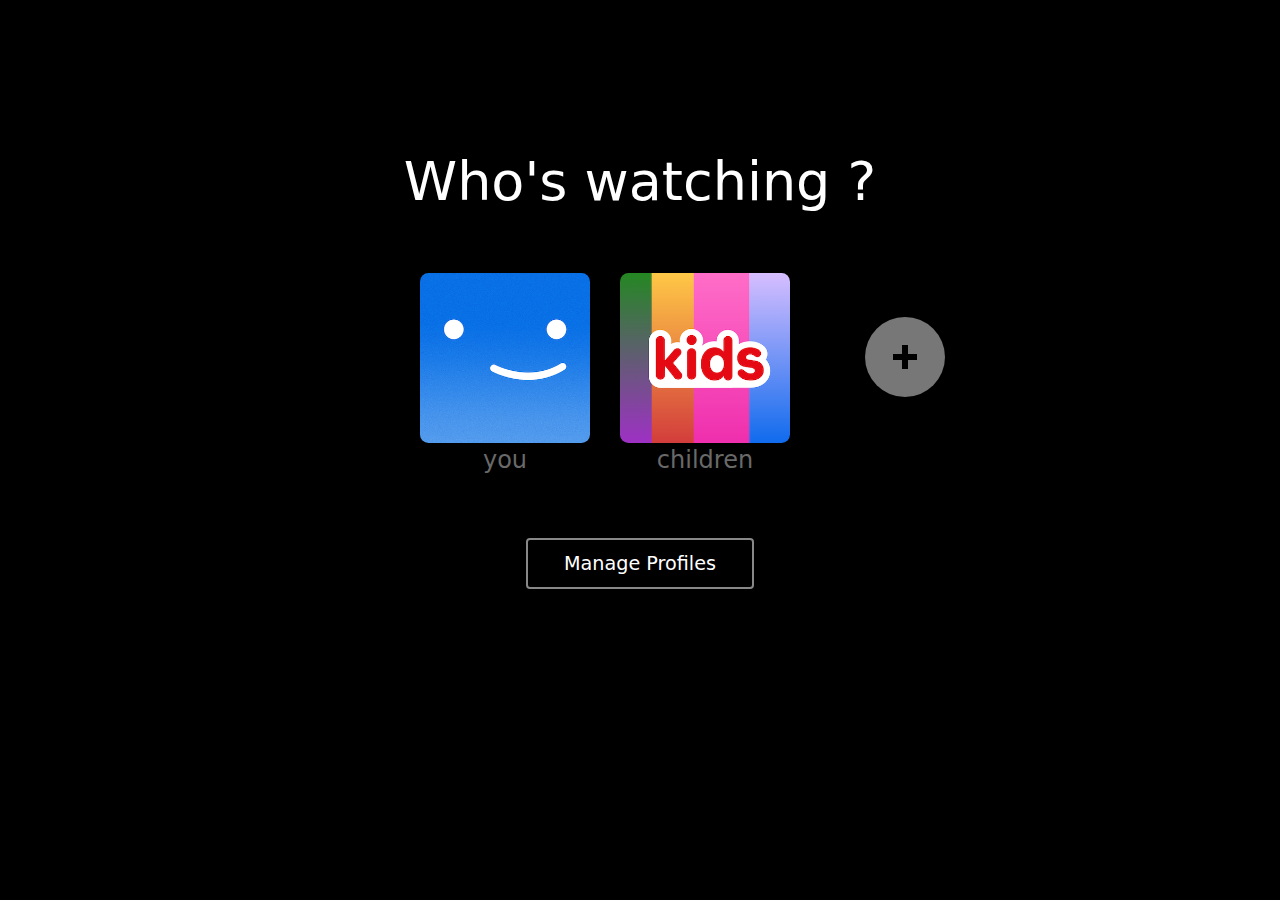
<file: redirect.html>
<!DOCTYPE html>
<html lang="en">

<head>
    <meta charset="UTF-8">
    <meta name="viewport" content="width=device-width, initial-scale=1.0">
    <title>Document</title>
    <link rel="icon" type="image/png" href="images/fvicon.png">


</head>
<style>
    body {
        background: black;
        color: white;
    }

    h1 {
        font-size: 54px;
        font-weight: 400;
        font-family: system-ui;
        text-align: center;
        align-items: center;
        margin-top: 150px;
    }

    .img-row {
        display: flex;
        gap: 70px;
        justify-content: center;
        align-items: flex-end;
        text-align: center;
        margin-top: 180px;
    }

    .img-row img {
        width: 170px;
        height: 170px;
        border-radius: 5%;

    }

    .img-row img:hover {
        border: white 4px solid;
        box-sizing: border-box;

    }

    .one {
        display: flex;
        flex-direction: column;
        align-items: center;
        justify-content: center;
        margin-top: -120px;
        margin-left: -40px;
    }

    .one p {
        font-size: 24px;
        font-weight: 400;
        font-family: system-ui;
        margin-top: 3px;
        color: dimgray;
        height: 100%;
        width: 100%;
    }




    .plus-button {
        width: 80px;
        height: 80px;
        background-color: #777;
        border-radius: 50%;
        display: flex;
        flex-direction: row;
        align-items: center;
        justify-content: center;
        cursor: pointer;
        margin-bottom: 0;
        margin-left: 170px;
        margin-top: -283px;
        transition: background 0.2s;
        position: absolute;

    }

    .plus-button:hover {
        background: white;
        height: 170px;
        width: 170px;
        border-radius: 5%;
    }

    .manage-btn {
        display: block;
        margin: 40px auto 0 auto;
        padding: 12px 36px;
        background: none;
        border: 2px solid #888;
        border-radius: 4px;
        color: #fff;
        font-size: 1.2rem;
        font-family: system-ui;
        cursor: pointer;
        transition: background 0.2s, color 0.2s;
    }

    .manage-btn:hover {
        background: #fff;
        color: #111;
        border-color: #fff;
    }

    .plus-icon {
        position: relative;
        width: 24px;
        height: 24px;
    }



    .plus-icon::before,
    .plus-icon::after {
        content: '';
        position: absolute;
        background-color: black;
        width: 24px;
        height: 24px;
    }

    .plus-icon::before {
        width: 100%;
        height: 6px;
        top: 50%;
        left: 0;
        transform: translateY(-50%);

    }

    .plus-icon::after {
        width: 6px;
        height: 100%;
        left: 50%;
        top: 0;
        transform: translateX(-50%);

    }

    @media screen and (max-width: 768px) {
        h1 {
            font-size: 40px;
            margin-top: 100px;
        }

        .img-row {
            margin-left: 60px;
        }

        .img-row img {
            width: 170px;
            height: 170px;
            border-radius: 50%;
        }

        .img-box p {
            font-size: 18px;
            margin-top: -228px;
            color: white;
            margin-left: 26px;
        }

        
    }
</style>



<body>
    <h1>Who's watching ?</h1>
    <div class="img-row">
        <div class="one " tabindex="0" data-profile="you">
            <img src="images/landpage/i-1.png" alt="Who's watching?">
            <p>you</p>
        </div>
        <div class="one " tabindex="0" data-profile="you">
            <img src="images/landpage/i-2.png" alt="Who's watching?">
            <p>children</p>
        </div>

        <div class="one " tabindex="0" data-profile="you">
            <div class="plus-button">
                <div class="plus-icon">

                </div>

            </div>

        </div>
    </div>

    <button class="manage-btn" id="manageBtn">Manage Profiles</button>


    </section>

    <script>
        // Make profile images alive: redirect to ui.html on click or Enter/Space
        document.querySelectorAll('.one').forEach(function (btn) {
            btn.addEventListener('click', function () {
                // Only redirect for real profiles (not plus button)
                if (btn.querySelector('img')) {
                    window.location.href = 'ui.html';
                }
            });
            btn.addEventListener('keypress', function (e) {
                if ((e.key === 'Enter' || e.key === ' ') && btn.querySelector('img')) {
                    window.location.href = 'ui.html';
                }
            });
        });
        document.getElementById('manageBtn').addEventListener('click', function () {
            alert('Manage Profiles (Demo action)');
        });
    </script>


</body>

</html>
</file>
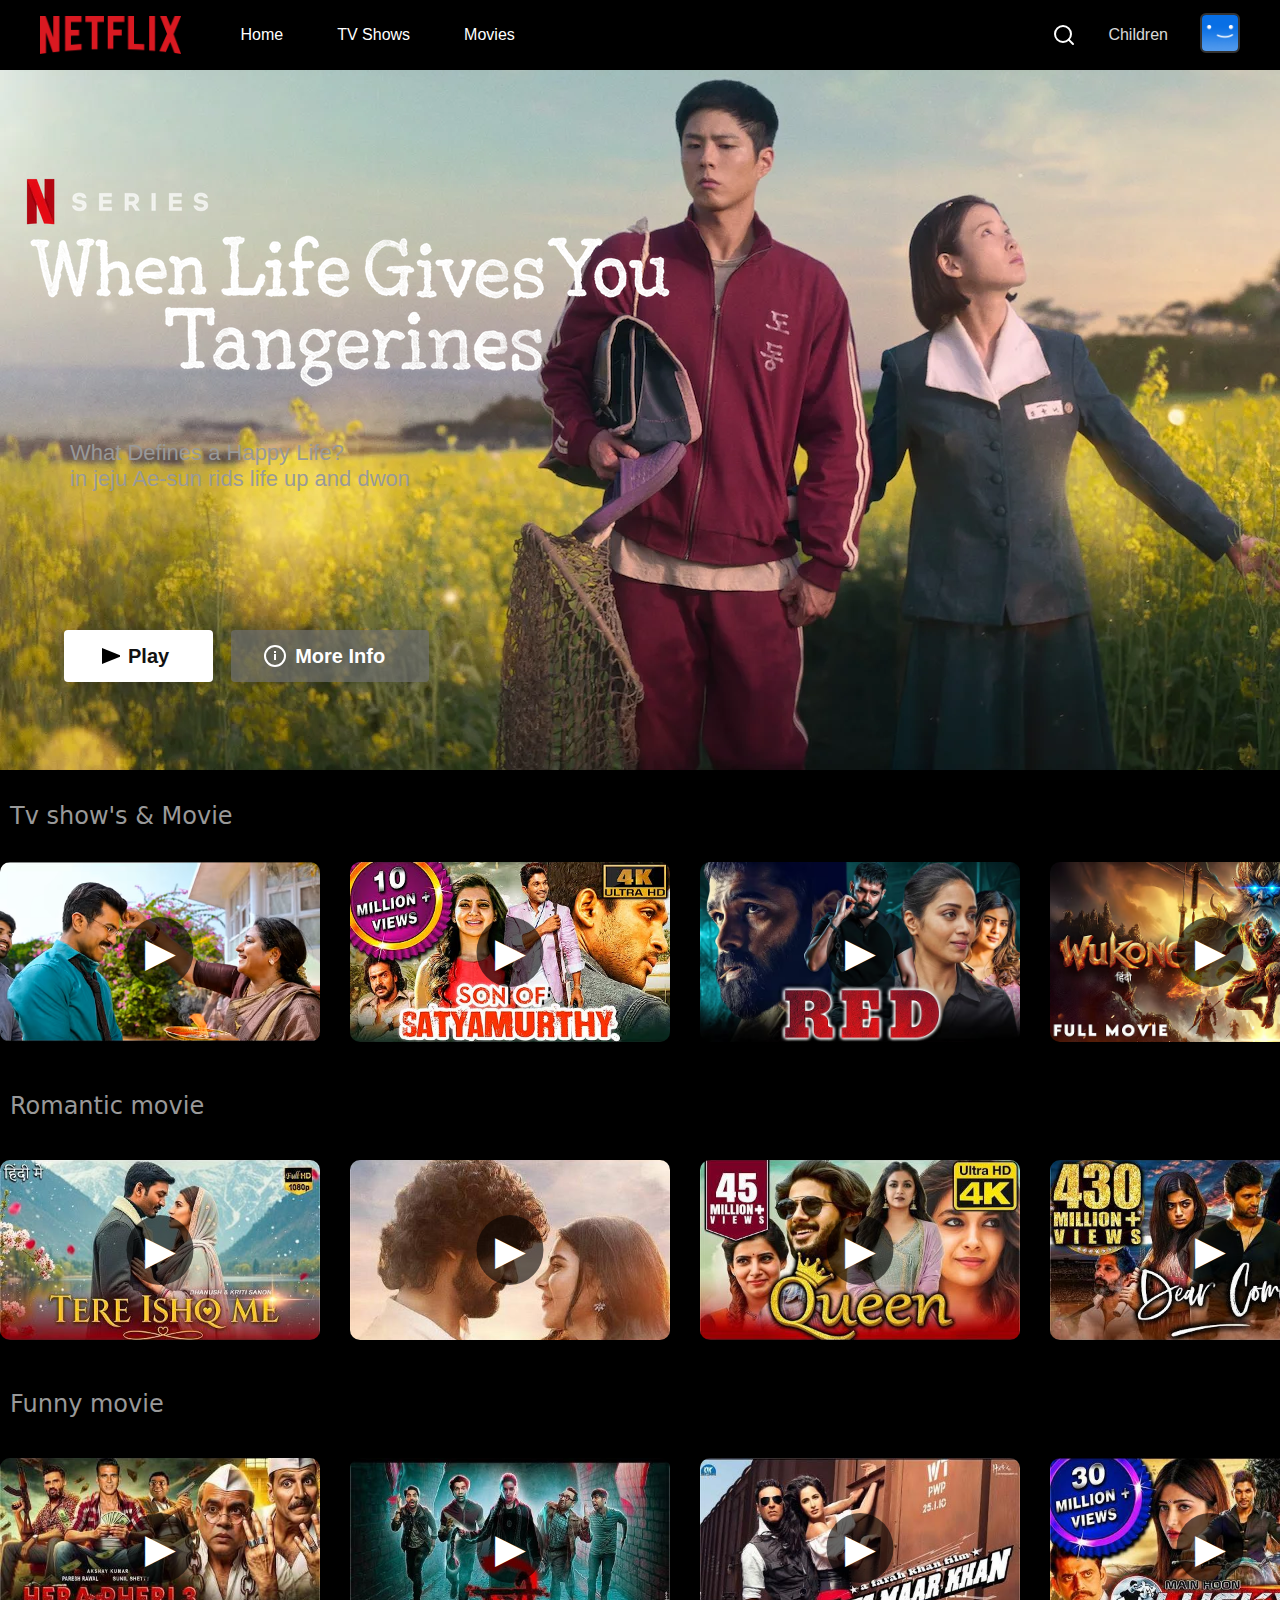
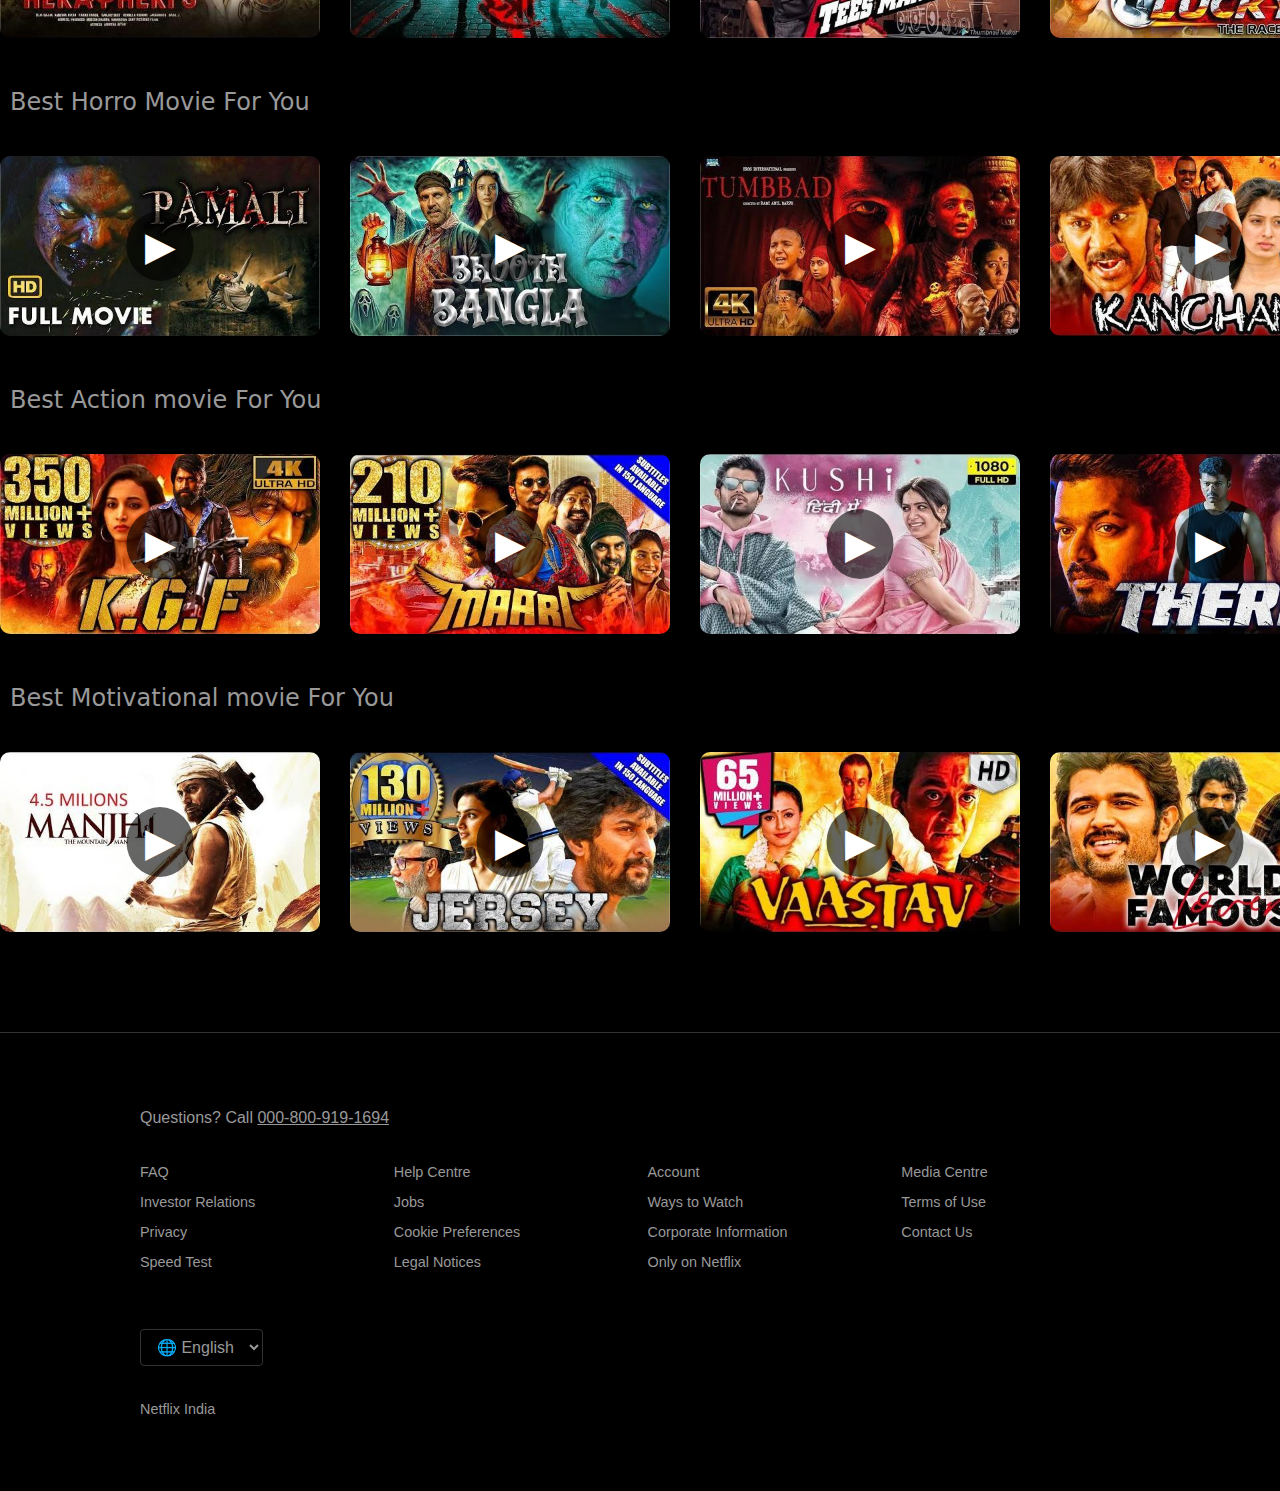
<file: ui.html>
<!DOCTYPE html>
<html lang="en">

<head>
    <style>
    @media (max-width: 786px) {
      .video-controls {
        position: absolute;
        bottom: 8px;
        right: 8px;
        display: flex;
        gap: 8px;
        z-index: 10;
      }
      .video-control-btn {
        background: rgba(0,0,0,0.7);
        border: none;
        color: #fff;
        border-radius: 50%;
        width: 36px;
        height: 36px;
        display: flex;
        align-items: center;
        justify-content: center;
        font-size: 1.2rem;
        cursor: pointer;
      }
      .video-control-btn:active {
        background: #e50914;
      }
    }
    </style>
    <meta charset="UTF-8">
    <meta name="viewport" content="width=device-width, initial-scale=1.0">
    <title>Home-netflix</title>
    <link rel="icon" type="image/png" href="images/fvicon.png">
    <link rel="stylesheet" href="ui.css">
</head>

<body>

    <nav class="navbar">
        <!-- Left: Logo and links -->
        <div class="navbar-left">
            <img src="images/nt.png" alt="Netflix Logo" class="navbar-logo">
            <a href="#" class="navbar-link">Home</a>
            <a href="#" class="navbar-link">TV Shows</a>
            <a href="#" class="navbar-link">Movies</a>
           
        </div>
        <!-- Right: Search, Children, Profile -->
        <div class="navbar-right">
            <!-- Search Icon -->
            <button class="search-btn">
                <svg width="24" height="24" fill="none" stroke="#fff" stroke-width="2" stroke-linecap="round"
                    stroke-linejoin="round" viewBox="0 0 24 24">
                    <circle cx="11" cy="11" r="8" />
                    <line x1="21" y1="21" x2="16.65" y2="16.65" />
                </svg>
            </button>
            <span class="children-label">Children</span>
            <!-- Profile Dropdown -->
            <div id="profileDropdown" class="profile-dropdown">
                <img src="images/landpage/i-1.png" alt="Profile" class="profile-img">
                <div id="dropdownMenu" class="dropdown-menu">
                    <a href="#" class="dropdown-item">Manage Profiles</a>
                    <a href="#" class="dropdown-item">Help Center</a>
                    <a href="#" class="dropdown-item">Account</a>
                    <a href="#" class="dropdown-item">Sign Out</a>
                </div>
            </div>
        </div>
    </nav>
    <script>
        // Profile dropdown logic
        const profileImg = document.querySelector('#profileDropdown .profile-img');
        const dropdownMenu = document.getElementById('dropdownMenu');
        profileImg.addEventListener('click', function (e) {
            dropdownMenu.style.display = dropdownMenu.style.display === 'block' ? 'none' : 'block';
            e.stopPropagation();
        });
        document.addEventListener('click', function () {
            dropdownMenu.style.display = 'none';
        });
        dropdownMenu.addEventListener('click', function (e) {
            e.stopPropagation();
        });
    </script>

    <div class="container">
        <div class="vedio-container">
            <div class="firstimg">
            <img src="images/landpage/i-4.webp" alt="Hero" class="hero-img">
        </div>
        </div>
    </div>

    <div class="overlay">
        <div class="img-box">
            <img src="images/landpage/i-5.webp" alt="overlay image">

            <p>What Defines a Happy Life? <br>in jeju Ae-sun rids life up and dwon </p>
        </div>
        <div class="hero-content">

            <div class="hero-buttons">
                <button class="hero-btn play-btn">
                    <svg width="24" height="24" fill="#000" viewBox="0 0 24 24"
                        style="vertical-align:middle; margin-right:8px;">
                        <path d="M6 4l20 8-20 8z" />
                    </svg>
                    Play
                </button>
                <button class="hero-btn info-btn">
                    <svg width="24" height="24" fill="#fff" viewBox="0 0 24 24"
                        style="vertical-align:middle; margin-right:8px;">
                        <circle cx="12" cy="12" r="10" stroke="#fff" stroke-width="2" fill="none" />
                        <rect x="11" y="10" width="2" height="6" fill="#fff" />
                        <rect x="11" y="7" width="2" height="2" fill="#fff" />
                    </svg>
                    More Info
                </button>
            </div>
        </div>
    </div>
    <div class="heding">
        <h4>Tv show's & Movie</h4>
    </div>
    <section class="vedio">





        <div id="video1">
            <div class="video-card" data-video-id="bfoj6eoVqEE">
                <img src="images/landpage/t-1.png" class="thumbnail" />
                <div class="play-button">▶</div>
            </div>

        </div>
        <div id="video2">
             <div class="video-card" data-video-id="d68l6CRI0fM">
                <img src="images/landpage/t-2.png" class="thumbnail" />
                <div class="play-button">▶</div>
            </div>
        </div>
        <div id="video3">
             <div class="video-card" data-video-id="JqX0ttWoWYY">
                <img src="images/landpage/t-3.png" class="thumbnail" />
                <div class="play-button">▶</div>
            </div>
        </div>
        <div id="video4">
            <div class="video-card" data-video-id="vYnx4622NoU">
                <img src="images/landpage/t-4.png" class="thumbnail" />
                <div class="play-button">▶</div>
            </div>
        </div>
        <div id="video5">
             <div class="video-card" data-video-id="9FHiGIA3Hx4">
                <img src="images/landpage/t-5.jpg" class="thumbnail" />
                <div class="play-button">▶</div>
            </div>
        </div>
        <div id="video6">
            <div class="video-card" data-video-id="tpsnWtCSODI">
                <img src="images/landpage/t-6.jpg" class="thumbnail" />
                <div class="play-button">▶</div>
            </div>
        </div>
        <div id="video7">
            <div class="video-card" data-video-id="-N78nqv0WDg">
                <img src="images/landpage/t-7.jpg" class="thumbnail" />
                <div class="play-button">▶</div>
            </div>
        </div>








        
    </section>

    <!--second section-->
    <div class="heding">
        <h5>Romantic movie </h5>
    </div>

<section class="vedio">
     
        <div id="video1">
            <div class="video-card" data-video-id="8vIP9RVSP3M">
                <img src="images/landpage/t-8.jpg" class="thumbnail" />
                <div class="play-button">▶</div>
            </div>

        </div>
        <div id="video2">
             <div class="video-card" data-video-id="YtgOkTIOx7U">
                <img src="images/landpage/t-9.jpg" class="thumbnail" />
                <div class="play-button">▶</div>
            </div>
        </div>
        <div id="video3">
             <div class="video-card" data-video-id="pKQ8ildXr3E">
                <img src="images/landpage/t-10.jpg" class="thumbnail" />
                <div class="play-button">▶</div>
            </div>
        </div>
        <div id="video4">
            <div class="video-card" data-video-id="zzhfvt5vZHI">
                <img src="images/landpage/t-11.jpg" class="thumbnail" />
                <div class="play-button">▶</div>
            </div>
        </div>
        <div id="video5">
             <div class="video-card" data-video-id="fDjyEwWfPQg">
                <img src="images/landpage/t-12.jpg" class="thumbnail" />
                <div class="play-button">▶</div>
            </div>
        </div>
        <div id="video6">
            <div class="video-card" data-video-id="q8oetlSoSZg">
                <img src="images/landpage/t-13.jpg" class="thumbnail" />
                <div class="play-button">▶</div>
            </div>
        </div>
        <div id="video7">
            <div class="video-card" data-video-id="XexrdFoFWEw">
                <img src="images/landpage/t-14.jpg" class="thumbnail" />
                <div class="play-button">▶</div>
            </div>
        </div>








        
    </section>



    <!--third section-->
    <div class="heding">
        <h5>Funny movie </h5>
    </div>

<section class="vedio">
     
        <div id="video1">
            <div class="video-card" data-video-id="taVWqbckO8k">
                <img src="images/landpage/t-15.jpg"class="thumbnail" />
                <div class="play-button">▶</div>
            </div>

        </div>
        <div id="video2">
             <div class="video-card" data-video-id="sJVb7pPP4qw">
                <img src="images/landpage/t-16.jpg" class="thumbnail" />
                <div class="play-button">▶</div>
            </div>
        </div>
        <div id="video3">
             <div class="video-card" data-video-id="vBBhGe_h57s">
                <img src="images/landpage/t-17.jpg" class="thumbnail" />
                <div class="play-button">▶</div>
            </div>
        </div>
        <div id="video4">
            <div class="video-card" data-video-id="UBKWe__jnfo">
                <img src="images/landpage/t-18.jpg" class="thumbnail" />
                <div class="play-button">▶</div>
            </div>
        </div>
        <div id="video5">
             <div class="video-card" data-video-id="lIIvFgwREsI">
                <img src="images/landpage/t-19.jpg" class="thumbnail" />
                <div class="play-button">▶</div>
            </div>
        </div>
        <div id="video6">
            <div class="video-card" data-video-id="vwRitSa5suE">
                <img src="images/landpage/t-20.jpg" class="thumbnail" />
                <div class="play-button">▶</div>
            </div>
        </div>
        <div id="video7">
            <div class="video-card" data-video-id="xc1NCggPkZE">
                <img src="images/landpage/t-21.jpg" class="thumbnail" />
                <div class="play-button">▶</div>
            </div>
        </div>








        
    </section>







     <!--third section-->
    <div class="heding">
        <h5>Best Horro Movie For You</h5>
    </div>

<section class="vedio">
     
        <div id="video1">
            <div class="video-card" data-video-id="H9BjynROcgI">
                <img src="images/landpage/t-22.jpg"class="thumbnail" />
                <div class="play-button">▶</div>
            </div>

        </div>
        <div id="video2">
             <div class="video-card" data-video-id="wlTeJRfUA4w">
                <img src="images/landpage/t-23.jpg" class="thumbnail" />
                <div class="play-button">▶</div>
            </div>
        </div>
        <div id="video3">
             <div class="video-card" data-video-id="-CzTXFzx3uA">
                <img src="images/landpage/t-24.jpg" class="thumbnail" />
                <div class="play-button">▶</div>
            </div>
        </div>
        <div id="video4">
            <div class="video-card" data-video-id="f6nV1oIXuFA">
                <img src="images/landpage/t-25.jpg" class="thumbnail" />
                <div class="play-button">▶</div>
            </div>
        </div>
        <div id="video5">
             <div class="video-card" data-video-id="aA9y1a25OnU">
                <img src="images/landpage/t-26.jpg" class="thumbnail" />
                <div class="play-button">▶</div>
            </div>
        </div>
        <div id="video6">
            <div class="video-card" data-video-id="i9I59bvJnNk">
                <img src="images/landpage/t-27.jpg" class="thumbnail" />
                <div class="play-button">▶</div>
            </div>
        </div>
        <div id="video7">
            <div class="video-card" data-video-id="ai304KD-bk8">
                <img src="images/landpage/t-28.jpg" class="thumbnail" />
                <div class="play-button">▶</div>
            </div>
        </div>
    </section>




    
     <!--fourth section-->
    <div class="heding">
        <h5>Best Action movie For You</h5>
    </div>

<section class="vedio">
     
        <div id="video1">
            <div class="video-card" data-video-id="gKizDojsdvs">
                <img src="images/landpage/t-29.jpg"class="thumbnail" />
                <div class="play-button">▶</div>
            </div>

        </div>
        <div id="video2">
             <div class="video-card" data-video-id="HbEV2n65qD8">
                <img src="images/landpage/t-30.jpg" class="thumbnail" />
                <div class="play-button">▶</div>
            </div>
        </div>
        <div id="video3">
             <div class="video-card" data-video-id="HLofa9eEou0">
                <img src="images/landpage/t-31.jpg" class="thumbnail" />
                <div class="play-button">▶</div>
            </div>
        </div>
        <div id="video4">
            <div class="video-card" data-video-id="ZQZ-O-XIL7o">
                <img src="images/landpage/t-32.jpg" class="thumbnail" />
                <div class="play-button">▶</div>
            </div>
        </div>
        <div id="video5">
             <div class="video-card" data-video-id="mW0G9W4ZE1c">
                <img src="images/landpage/t-33.jpg" class="thumbnail" />
                <div class="play-button">▶</div>
            </div>
        </div>
        <div id="video6">
            <div class="video-card" data-video-id="HyFr3CO90wE">
                <img src="images/landpage/t-34.jpg" class="thumbnail" />
                <div class="play-button">▶</div>
            </div>
        </div>
        <div id="video7">
            <div class="video-card" data-video-id="SQ4QCLEF5sg">
                <img src="images/landpage/t-35.jpg" class="thumbnail" />
                <div class="play-button">▶</div>
            </div>
        </div>
    </section>




       <!--fifth section-->
    <div class="heding">
        <h5>Best Motivational movie For You</h5>
    </div>

<section class="vedio">
     
        <div id="video1">
            <div class="video-card" data-video-id="XJHjEG6Qwm4">
                <img src="images/landpage/t-36.jpg"class="thumbnail" />
                <div class="play-button">▶</div>
            </div>

        </div>
        <div id="video2">
             <div class="video-card" data-video-id="qky1I3a2e0Q">
                <img src="images/landpage/t-37.jpg" class="thumbnail" />
                <div class="play-button">▶</div>
            </div>
        </div>
        <div id="video3">
             <div class="video-card" data-video-id="cINYT2w7SEo">
                <img src="images/landpage/t-38.jpg" class="thumbnail" />
                <div class="play-button">▶</div>
            </div>
        </div>
        <div id="video4">
            <div class="video-card" data-video-id="izXUSd2GsGo">
                <img src="images/landpage/t-39.jpg" class="thumbnail" />
                <div class="play-button">▶</div>
            </div>
        </div>
        <div id="video5">
             <div class="video-card" data-video-id="zXhwNQ70YYc">
                <img src="images/landpage/t-40.jpg" class="thumbnail" />
                <div class="play-button">▶</div>
            </div>
        </div>
        <div id="video6">
            <div class="video-card" data-video-id="IGTyE1H3d4A">
                <img src="images/landpage/t-41.jpg" class="thumbnail" />
                <div class="play-button">▶</div>
            </div>
        </div>
        <div id="video7">
            <div class="video-card" data-video-id="fxLLL0WwfYI">
                <img src="images/landpage/t-42.jpg" class="thumbnail" />
                <div class="play-button">▶</div>
            </div>
        </div>
    </section>









<!-- बाकी का पूरा HTML content -->

<script>
  // Add video controls (fullscreen, speaker) on mobile when video is playing
  function isMobile() {
    return window.innerWidth <= 786;
  }

  document.querySelectorAll('.video-card').forEach(function (card) {
    const playBtn = card.querySelector('.play-button');
    playBtn.addEventListener('click', function (e) {
      e.stopPropagation();
      if (card.querySelector('iframe')) return;
      const videoId = card.getAttribute('data-video-id');
      const iframe = document.createElement("iframe");
      iframe.width = "100%";
      iframe.height = "100%";
      iframe.src = `https://www.youtube.com/embed/${videoId}?autoplay=1&mute=1&enablejsapi=1`;
      iframe.frameBorder = "0";
      iframe.allow = "autoplay; encrypted-media; fullscreen";
      iframe.allowFullscreen = true;
      const thumb = card.querySelector('.thumbnail');
      if (thumb) thumb.style.display = 'none';
      if (playBtn) playBtn.style.display = 'none';
      card.appendChild(iframe);

      // Add controls only on mobile
      if (isMobile()) {
        let controls = document.createElement('div');
        controls.className = 'video-controls';
        // Fullscreen button
        let fsBtn = document.createElement('button');
        fsBtn.className = 'video-control-btn';
        fsBtn.title = 'Fullscreen';
        fsBtn.innerHTML = '<svg width="20" height="20" fill="none" stroke="white" stroke-width="2" viewBox="0 0 24 24"><path d="M4 4h6M4 4v6M20 20h-6M20 20v-6"/></svg>';
        fsBtn.onclick = function() {
          if (iframe.requestFullscreen) iframe.requestFullscreen();
          else if (iframe.webkitRequestFullscreen) iframe.webkitRequestFullscreen();
          else if (iframe.msRequestFullscreen) iframe.msRequestFullscreen();
        };
        // Speaker (mute/unmute) button
        let speakerBtn = document.createElement('button');
        speakerBtn.className = 'video-control-btn';
        speakerBtn.title = 'Mute/Unmute';
        let muted = true;
        speakerBtn.innerHTML = '<svg width="20" height="20" fill="none" stroke="white" stroke-width="2" viewBox="0 0 24 24"><path d="M11 5L6 9H2v6h4l5 4V5z"/></svg>';
        speakerBtn.onclick = function() {
          // Use postMessage to control YouTube iframe
          muted = !muted;
          speakerBtn.innerHTML = muted
            ? '<svg width="20" height="20" fill="none" stroke="white" stroke-width="2" viewBox="0 0 24 24"><path d="M11 5L6 9H2v6h4l5 4V5z"/></svg>'
            : '<svg width="20" height="20" fill="none" stroke="white" stroke-width="2" viewBox="0 0 24 24"><path d="M11 5L6 9H2v6h4l5 4V5z"/><line x1="23" y1="9" x2="17" y2="15" stroke="red" stroke-width="2"/></svg>';
          iframe.contentWindow.postMessage(JSON.stringify({
            event: 'command',
            func: muted ? 'mute' : 'unMute',
            args: []
          }), '*');
        };
        controls.appendChild(fsBtn);
        controls.appendChild(speakerBtn);
        card.appendChild(controls);
      }
    });
  });
</script>



 <!-- Main Footer -->
  <footer class="netflix-footer">
    <div class="footer-container">
      <p class="footer-top-text">Questions? Call <a href="#">000-800-919-1694</a></p>

      <div class="footer-links">
        <ul>
          <li><a href="#">FAQ</a></li>
          <li><a href="#">Investor Relations</a></li>
          <li><a href="#">Privacy</a></li>
          <li><a href="#">Speed Test</a></li>
        </ul>
        <ul>
          <li><a href="#">Help Centre</a></li>
          <li><a href="#">Jobs</a></li>
          <li><a href="#">Cookie Preferences</a></li>
          <li><a href="#">Legal Notices</a></li>
        </ul>
        <ul>
          <li><a href="#">Account</a></li>
          <li><a href="#">Ways to Watch</a></li>
          <li><a href="#">Corporate Information</a></li>
          <li><a href="#">Only on Netflix</a></li>
        </ul>
        <ul>
          <li><a href="#">Media Centre</a></li>
          <li><a href="#">Terms of Use</a></li>
          <li><a href="#">Contact Us</a></li>
        </ul>
      </div>

      <div class="footer-lang">
        <select>
          <option value="en">🌐 English</option>
          <option value="hi">🌐 हिन्दी</option>
        </select>
      </div>

      <p class="footer-bottom-text">Netflix India</p>
    </div>
  </footer>













</body>
</html>


</body>

</html>
</file>
<file: ui.css>
@media (max-width: 786px) {
   
    .navbar {
        padding: 0 10px;
        height: 56px;
        overflow-x: auto;
        white-space: nowrap;
    }

    .navbar-logo {
        height: 28px;
        margin-right: 10px;
    }

    .navbar-link {
        font-size: 0.95rem;
        margin-right: 8px;
    }

    .navbar-right {
        gap: 8px;
    }

    .navbar-left {
        display: flex;
        align-items: center;
        gap: 8px;
        overflow-x: auto;
        white-space: nowrap;
    }

    .search-btn {
        margin-right: 2px;
    }

    .children-label {
        font-size: 0.9rem;
        margin-right: 2px;
    }

    .profile-img {
        width: 28px;
        height: 28px;
    }

    .hero-img {
        min-height: 180px;
        max-height: 320px;
    }

    .img-box img {
        margin-top: -220px;
        margin-left: 10px;
        width: 80px;
        height: auto;
    }

    .hero-content {
                margin-top: -203px;
        width: 50vw;
    }

    .hero-buttons {
        gap: 8px;
    }

    .hero-btn {
        font-size: 1rem;
        padding: 0.5em 1.2em 0.5em 1em;
    }

    .vedio {
        gap: 10px;
        flex-wrap: nowrap;
        overflow-x: auto;
        margin-bottom: 40px;
        margin-left: 20px;
        
    }

    .video-card {
        min-width: 160px;
        max-width: 180px;
        height: 100px;
    }

    .thumbnail {
        min-width: 160px;
        max-width: 180px;
        height: 100px;
    }

    .heding h4,
    h5 {
        font-size: 1.1rem;
        margin-left: 6px;
    }

    .footer {
        flex-direction: column;
        gap: 0;
        padding: 16px 0 0 0;
        max-width: 98vw;
    }

    .footer-column {
        min-width: 0;
        flex: 1 1 100%;
        margin-bottom: 18px;
    }

    .footer-column ul {
        padding-left: 10px;
    }

    .spreation {
        font-size: 1rem;
        padding-top: 18px;
    }

    footer {
        padding-bottom: 18px;
        margin-top: 24px;
    }

    .foot-button {
        margin-left: 10px;
    }

    .last_text {
        font-size: 0.95rem;
        margin-left: 10px;
    }

    .last-para {
        font-size: 0.85rem;
        margin-left: 10px;
    }
}








body {
    margin: 0;
    font-family: system-ui, Arial, sans-serif;
    background: #141414;
    color: #fff;
    width: 100%;
    height: 100%;
    overflow-x: hidden;
}
.firstimg {
    width: 100%;
    height: 100%;
       
    object-fit: cover;
}

.navbar {
    display: flex;
    align-items: center;
    justify-content: space-between;
    padding: 0 40px;
    height: 70px;
    background: black;
    box-shadow: 0 2px 8px rgba(0, 0, 0, 0.2);

}

.navbar-left {
    display: flex;
    align-items: center;
    gap: 36px;
}

.navbar-logo {
    height: 38px;
    margin-right: 24px;
}

.navbar-link {
    color: #fff;
    text-decoration: none;
    font-weight: 500;
    margin-right: 18px;
    transition: color 0.2s;
}

.navbar-link:last-child {
    margin-right: 0;
}

.navbar-link:hover {
    color: #e50914;
}

.navbar-right {
    display: flex;
    align-items: center;
    gap: 24px;
    position: relative;
}

.search-btn {
    background: none;
    border: none;
    cursor: pointer;
    padding: 0;
    margin-right: 8px;
    display: flex;
    align-items: center;
}

.children-label {
    font-size: 1rem;
    color: #fff;
    opacity: 0.85;
    margin-right: 8px;
}

.profile-dropdown {
    position: relative;
}

.profile-img {
    width: 36px;
    height: 36px;
    border-radius: 6px;
    cursor: pointer;
    border: 2px solid #333;
}

.dropdown-menu {
    display: none;
    position: absolute;
    right: 0;
    top: 48px;
    background: #222;
    border-radius: 8px;
    box-shadow: 0 2px 12px #000;
    min-width: 180px;
    z-index: 100;
}

.dropdown-item {
    display: block;
    padding: 12px 20px;
    color: #fff;
    text-decoration: none;
    border-bottom: 1px solid #333;
    transition: background 0.2s;
}

.dropdown-item:last-child {
    border-bottom: none;
}

.dropdown-item:hover {
    background: #333;
}


.container {
    width: 100%;
    height: 100%;
}

.vedio-container {
    width: 100%;
    height: 100%;
    display: flex;
    justify-content: center;
    align-items: center;
}

.hero-img {
    width: 100%;
    height: 100%;
    min-height: 350px;
    max-height: 700px;
    object-fit: cover;
    display: block;
}

.img-box {
    width: 100%;
    height: 100%;
    display: flex;

}

.img-box img {


    position: absolute;
    display: flex;
    margin-top: -640px;
    margin-left: 25px;
}

.hero-content {
    position: absolute;
    top: 70%;
    left: 5%;
    z-index: 2;
    color: #fff;
    max-width: 600px;
    text-align: left;
}

.img-box p {
    align-items: center;
    font-size: 22px;
    margin-top: -330px;
    margin-left: 70px;
}

.hero-buttons {
    display: flex;
    gap: 18px;
}

.hero-btn {
    display: flex;
    align-items: center;
    font-size: 1.25rem;
    font-weight: 600;
    border: none;
    border-radius: 4px;
    padding: 0.7em 2.2em 0.7em 1.6em;
    cursor: pointer;
    transition: background 0.2s, color 0.2s, box-shadow 0.2s;
    box-shadow: 0 2px 8px rgba(0, 0, 0, 0.15);
}

.play-btn {
    background: #fff;
    color: #111;
}

.play-btn:hover {
    background: #e6e6e6;
}

.info-btn {
    background: rgba(109, 109, 110, 0.7);
    color: #fff;
}

.info-btn:hover {
    background: rgba(109, 109, 110, 0.4);
}

.vedio {
    width: 100%;
    height: 100%;
    display: flex;
    justify-content: space-evenly;
    gap: 30px;
    overflow-x: auto;
    margin-bottom: 100px;
    scrollbar-width: none;
}


.video-card {
    position: relative;
    width: 320px;
    height: 180px;
    border-radius: 10px;
    overflow: hidden;
    cursor: pointer;
    box-shadow: 0 0 15px rgba(0, 0, 0, 0.6);
    transition: transform 0.3s;
}

.video-card:hover {
    transform: scale(1.05);
}

.thumbnail {
    width: 100%;
    height: 100%;
    object-fit: cover;
    display: block;
}

.play-button {
    position: absolute;
    top: 50%;
    left: 50%;
    transform: translate(-50%, -50%);
    font-size: 40px;
    color: white;
    background: rgba(0, 0, 0, 0.6);
    border-radius: 50%;
    padding: 12px 18px;
    z-index: 1;
}

.heding h4 {
    width: 100%;
    height: 100%;
    align-items: center;
    text-align: start;
    font-size: 24px;
    font-family: system-ui;
    font-weight: 500;

    margin-left: 10px;
}

h5 {
    width: 100%;
    height: 100%;
    align-items: center;
    text-align: start;
    font-size: 24px;
    font-family: system-ui;
    font-weight: 500;
    margin-top: -50px;
    margin-left: 10px;

}




/* Netflix Footer Styles */

body {
    margin: 0;
    font-family: Arial, sans-serif;
    background-color: #000;
    color: #999;
}

.netflix-footer {
    background-color: #000;
    padding: 60px 20px;
    border-top: 1px solid #333;
}

.footer-container {
    max-width: 1000px;
    margin: auto;
}

.footer-top-text {
    margin-bottom: 20px;
    font-size: 1rem;
}

.footer-top-text a {
    color: #999;
    text-decoration: underline;
}

.footer-links {
    display: grid;
    grid-template-columns: repeat(auto-fit, minmax(150px, 1fr));
    gap: 15px;
    margin-bottom: 30px;
}

.footer-links ul {
    list-style: none;
    padding: 0;
}

.footer-links li {
    margin-bottom: 12px;
}

.footer-links a {
    color: #999;
    text-decoration: none;
    font-size: 0.9rem;
}

.footer-links a:hover {
    text-decoration: underline;
}

.footer-lang select {
    background-color: #000;
    color: #999;
    border: 1px solid #333;
    padding: 8px 12px;
    margin-bottom: 20px;
    font-size: 1rem;
    border-radius: 4px;
}

.footer-bottom-text {
    font-size: 0.9rem;
}
</file>
